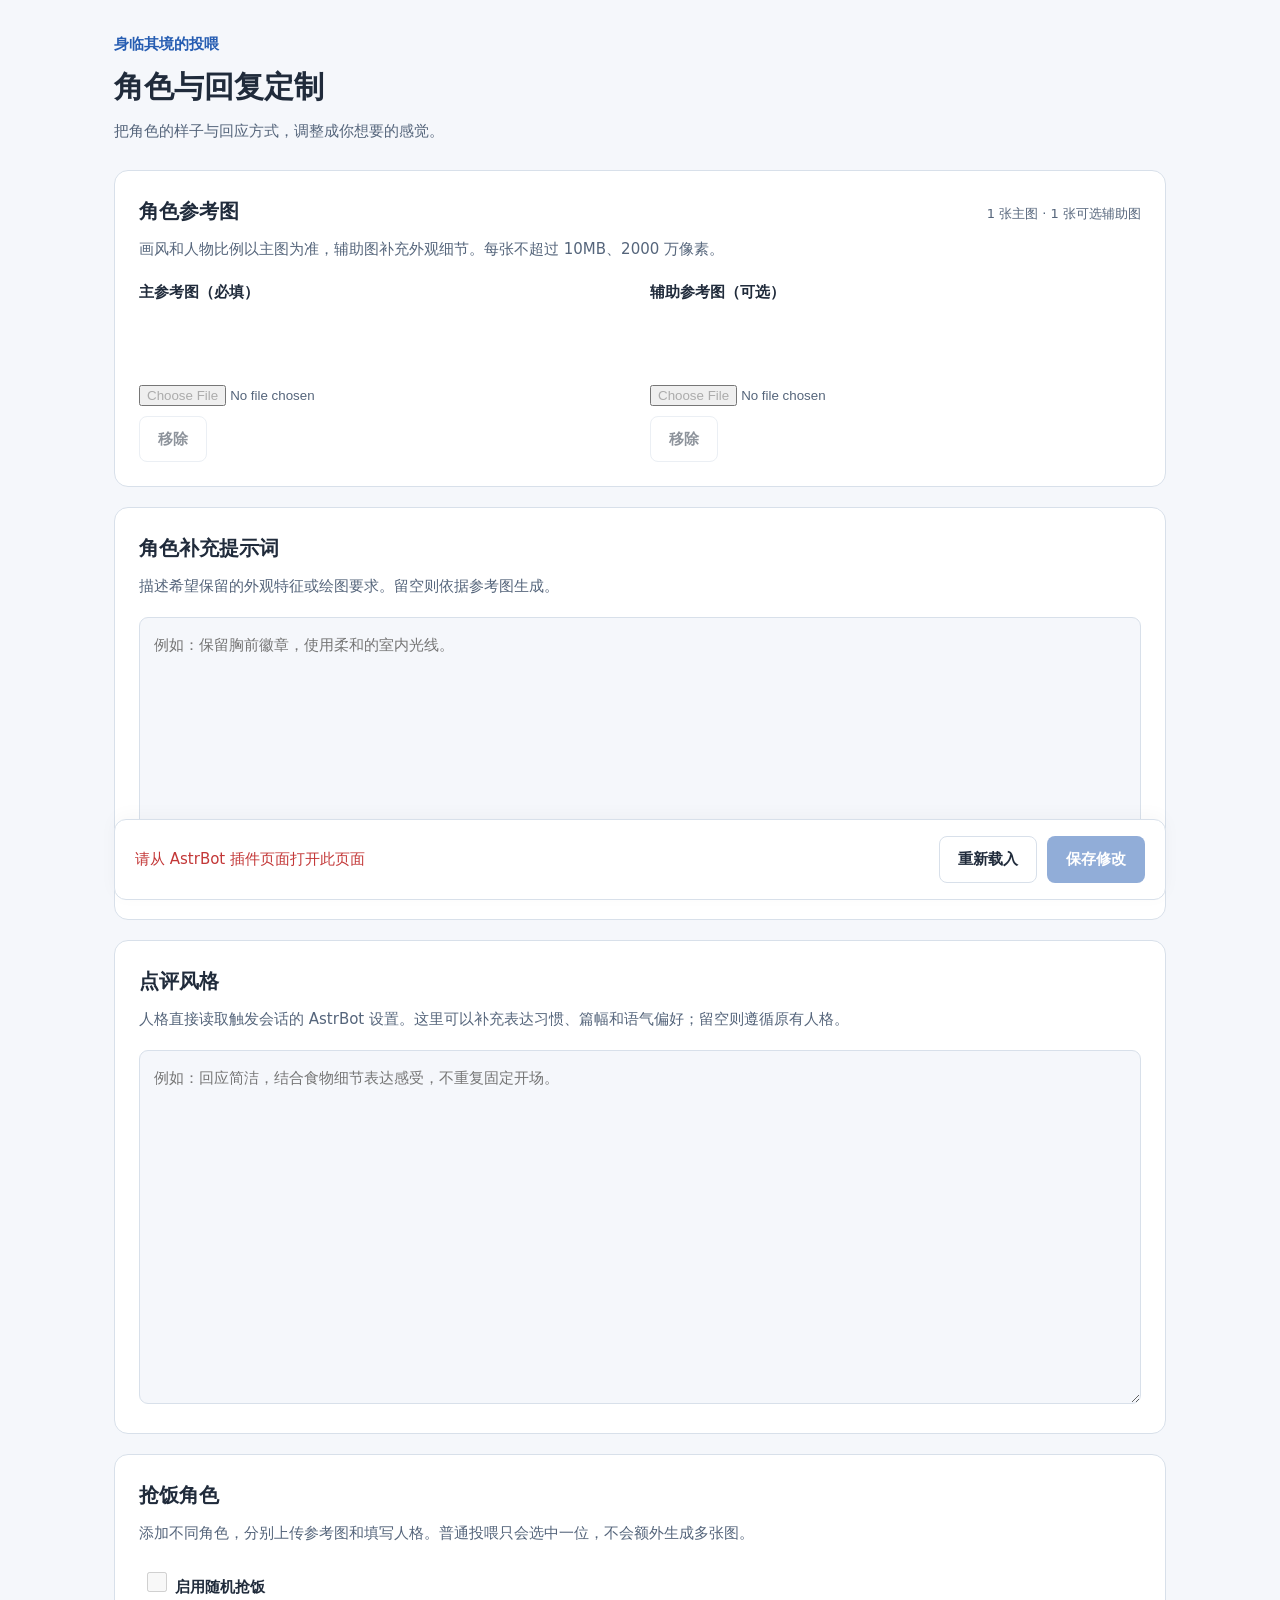
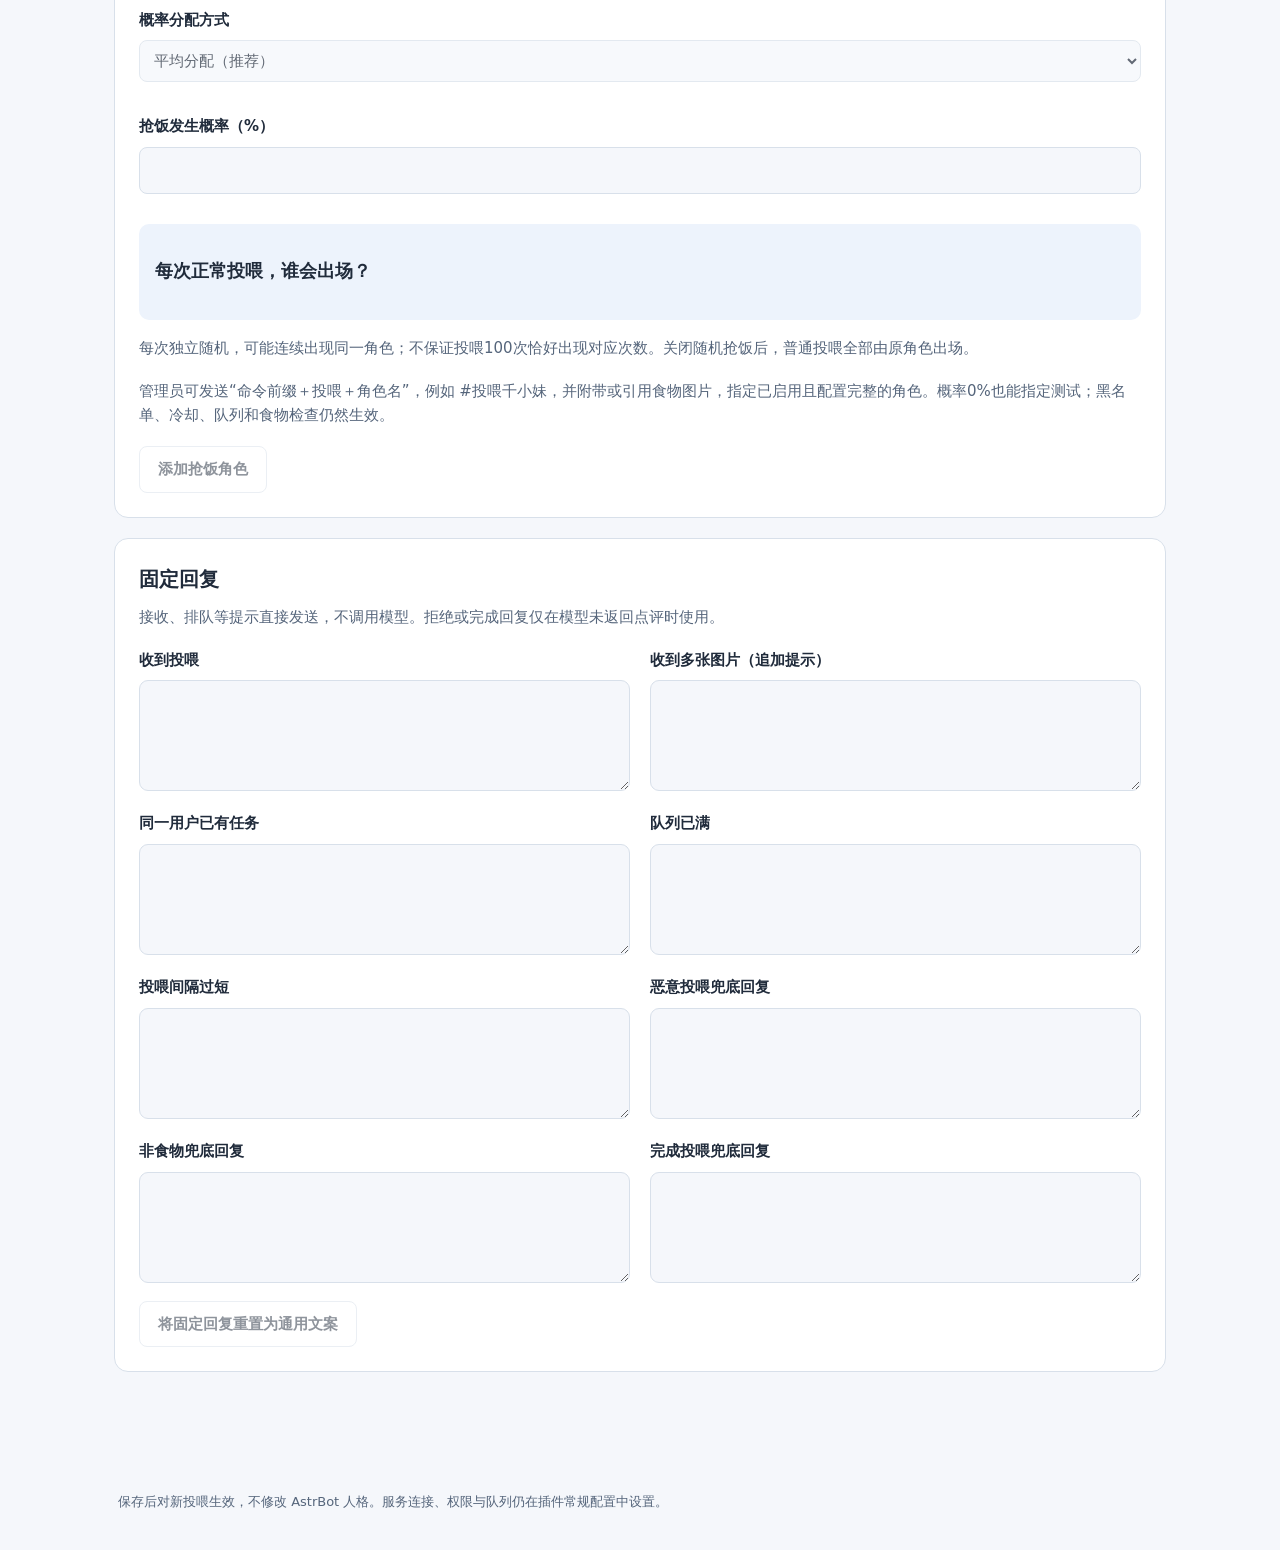
<file: pages/customize/index.html>
<!doctype html>
<html lang="zh-CN"><head><meta charset="utf-8"><meta name="viewport" content="width=device-width,initial-scale=1"><title>角色与回复定制</title><link rel="stylesheet" href="./style.css"></head>
<body><main><header><span class="eyebrow">身临其境的投喂</span><h1>角色与回复定制</h1><p>把角色的样子与回应方式，调整成你想要的感觉。</p></header>
<form id="editor"><fieldset id="fields" disabled>
<section><div class="section-title"><h2>角色参考图</h2><span>1 张主图 · 1 张可选辅助图</span></div><p>画风和人物比例以主图为准，辅助图补充外观细节。每张不超过 10MB、2000 万像素。</p><div class="grid" id="references"></div></section>
<section><h2>角色补充提示词</h2><p id="character-help">描述希望保留的外观特征或绘图要求。留空则依据参考图生成。</p><label class="sr-only" for="character_prompt">角色补充提示词</label><textarea id="character_prompt" rows="9" maxlength="4000" aria-describedby="character-help" placeholder="例如：保留胸前徽章，使用柔和的室内光线。"></textarea><output data-count="character_prompt"></output></section>
<section><h2>点评风格</h2><p id="review-help">人格直接读取触发会话的 AstrBot 设置。这里可以补充表达习惯、篇幅和语气偏好；留空则遵循原有人格。</p><label class="sr-only" for="review_prompt">点评风格补充</label><textarea id="review_prompt" rows="12" maxlength="4000" aria-describedby="review-help" placeholder="例如：回应简洁，结合食物细节表达感受，不重复固定开场。"></textarea><output data-count="review_prompt"></output></section>
<section><h2>抢饭角色</h2><p>添加不同角色，分别上传参考图和填写人格。普通投喂只会选中一位，不会额外生成多张图。</p>
<label class="check"><input type="checkbox" id="steal_enabled">启用随机抢饭</label>
<label for="steal_mode">概率分配方式</label><select id="steal_mode"><option value="average">平均分配（推荐）</option><option value="custom">自定义分配</option></select>
<p id="mode-help"></p><div id="total-field"><label for="steal_probability">抢饭发生概率（%）</label><input type="number" min="0" max="100" step="any" id="steal_probability"></div>
<div class="probability-preview"><h3>每次正常投喂，谁会出场？</h3><div id="probability-preview" aria-live="polite"></div><p id="probability-error" role="alert"></p></div>
<p>每次独立随机，可能连续出现同一角色；不保证投喂100次恰好出现对应次数。关闭随机抢饭后，普通投喂全部由原角色出场。</p>
<p>管理员可发送“命令前缀＋投喂＋角色名”，例如 #投喂千小妹，并附带或引用食物图片，指定已启用且配置完整的角色。概率0%也能指定测试；黑名单、冷却、队列和食物检查仍然生效。</p>
<div id="guest-list"></div><button type="button" id="add-guest" class="secondary">添加抢饭角色</button></section><section><h2>固定回复</h2><p>接收、排队等提示直接发送，不调用模型。拒绝或完成回复仅在模型未返回点评时使用。</p><div class="grid" id="replies"></div><button type="button" id="defaults" class="secondary">将固定回复重置为通用文案</button></section>
</fieldset><footer><div id="status" role="status" aria-live="polite">正在载入…</div><div class="actions"><button type="button" id="reload" class="secondary">重新载入</button><button type="submit" id="save" disabled>保存修改</button></div></footer></form><p class="footnote">保存后对新投喂生效，不修改 AstrBot 人格。服务连接、权限与队列仍在插件常规配置中设置。</p></main><dialog id="confirm-dialog"><p id="confirm-message"></p><div class="actions"><button type="button" class="secondary" id="confirm-cancel">取消</button><button type="button" id="confirm-accept">确认</button></div></dialog><script defer src="./app.js"></script></body></html>
</file>
<file: pages/customize/style.css>
:root{color-scheme:light;--bg:#f5f7fb;--panel:#fff;--text:#202b3b;--muted:#55657b;--line:#d8e0ea;--accent:#265db2;--soft:#edf3fc}*{box-sizing:border-box}body{margin:0;background:var(--bg);color:var(--text);font:15px/1.65 system-ui,"Microsoft YaHei",sans-serif}body.dark{color-scheme:dark;--bg:#151b25;--panel:#202938;--text:#edf2fa;--muted:#b4c1d4;--line:#455369;--accent:#8db8ff;--soft:#2a3b54}main{max-width:1100px;margin:0 auto;padding:32px 24px 20px}header{margin-bottom:26px}.eyebrow{color:var(--accent);font-weight:650}h1{font-size:30px;margin:5px 0 8px}h2{font-size:20px;margin:0 0 9px}p{color:var(--muted);margin:0 0 18px}fieldset{border:0;padding:0;margin:0;min-width:0}section{background:var(--panel);border:1px solid var(--line);border-radius:14px;padding:24px;margin-bottom:20px}.section-title{display:flex;justify-content:space-between;gap:16px;align-items:baseline}.section-title span,output,.file-state{font-size:13px;color:var(--muted)}.grid{display:grid;grid-template-columns:1fr 1fr;gap:20px}label{display:block;font-weight:600;margin-bottom:8px}textarea{width:100%;display:block;padding:14px;border:1px solid var(--line);border-radius:9px;background:var(--bg);color:var(--text);font:inherit;line-height:1.8;resize:vertical;min-height:110px}textarea:focus-visible,button:focus-visible,input:focus-visible,summary:focus-visible{outline:3px solid var(--accent);outline-offset:3px}output{display:block;text-align:right;margin-top:5px}input[type=file]{width:100%;padding:10px 0;color:var(--muted)}.file-state{overflow-wrap:anywhere;min-height:44px}button{border:1px solid transparent;background:var(--accent);color:#fff;border-radius:8px;font:inherit;font-weight:600;padding:10px 18px;cursor:pointer;min-height:44px}body.dark button{color:#152035}button.secondary{background:var(--panel);color:var(--text);border-color:var(--line)}button:hover:not(:disabled){filter:brightness(.94)}button:disabled{opacity:.5;cursor:default}footer{position:sticky;bottom:0;background:var(--panel);border:1px solid var(--line);border-radius:12px;padding:16px 20px;display:flex;align-items:center;justify-content:space-between;gap:20px;box-shadow:0 -4px 18px #00000008}.actions{display:flex;gap:10px;flex-shrink:0}#status{overflow-wrap:anywhere}#status.error{color:#c33737}body.dark #status.error{color:#ffaaaa}details{margin-top:18px;border-top:1px solid var(--line);padding-top:14px}summary{cursor:pointer;color:var(--accent);font-weight:600}details p{margin-top:12px}pre{white-space:pre-wrap;word-break:break-word;max-height:440px;overflow:auto;background:var(--bg);padding:16px;font:14px/1.8 inherit}#defaults{margin-top:18px}.footnote{font-size:13px;margin:18px 4px}.sr-only{position:absolute;width:1px;height:1px;padding:0;margin:-1px;overflow:hidden;clip:rect(0,0,0,0);white-space:nowrap;border:0}@media(max-width:650px){main{padding:20px 12px}.grid{grid-template-columns:1fr}section{padding:18px}h1{font-size:25px}.section-title,footer{align-items:flex-start;flex-direction:column}.actions{width:100%}.actions button{flex:1}.section-title{gap:0}}

select,input[type=text],input[type=number]{width:100%;background:var(--bg);color:var(--text);border:1px solid var(--line);border-radius:8px;padding:10px;margin-bottom:14px;font:inherit}select:focus-visible{outline:3px solid var(--accent)}input[type=checkbox]{width:20px;height:20px;margin:8px}.guest-card{border:1px solid var(--line);border-radius:10px;padding:16px;margin:16px 0}.guest-card summary{margin-bottom:16px}.guest-card textarea{margin-bottom:16px}.probability-preview{background:var(--soft);padding:16px;border-radius:10px;margin:16px 0}.probability-preview p{margin:4px 0}#probability-error{color:#bd3030}body.dark #probability-error{color:#ffaaaa}

dialog{max-width:min(460px,90vw);background:var(--panel);color:var(--text);border:1px solid var(--line);border-radius:12px;padding:24px}dialog::backdrop{background:#0006}
</file>
